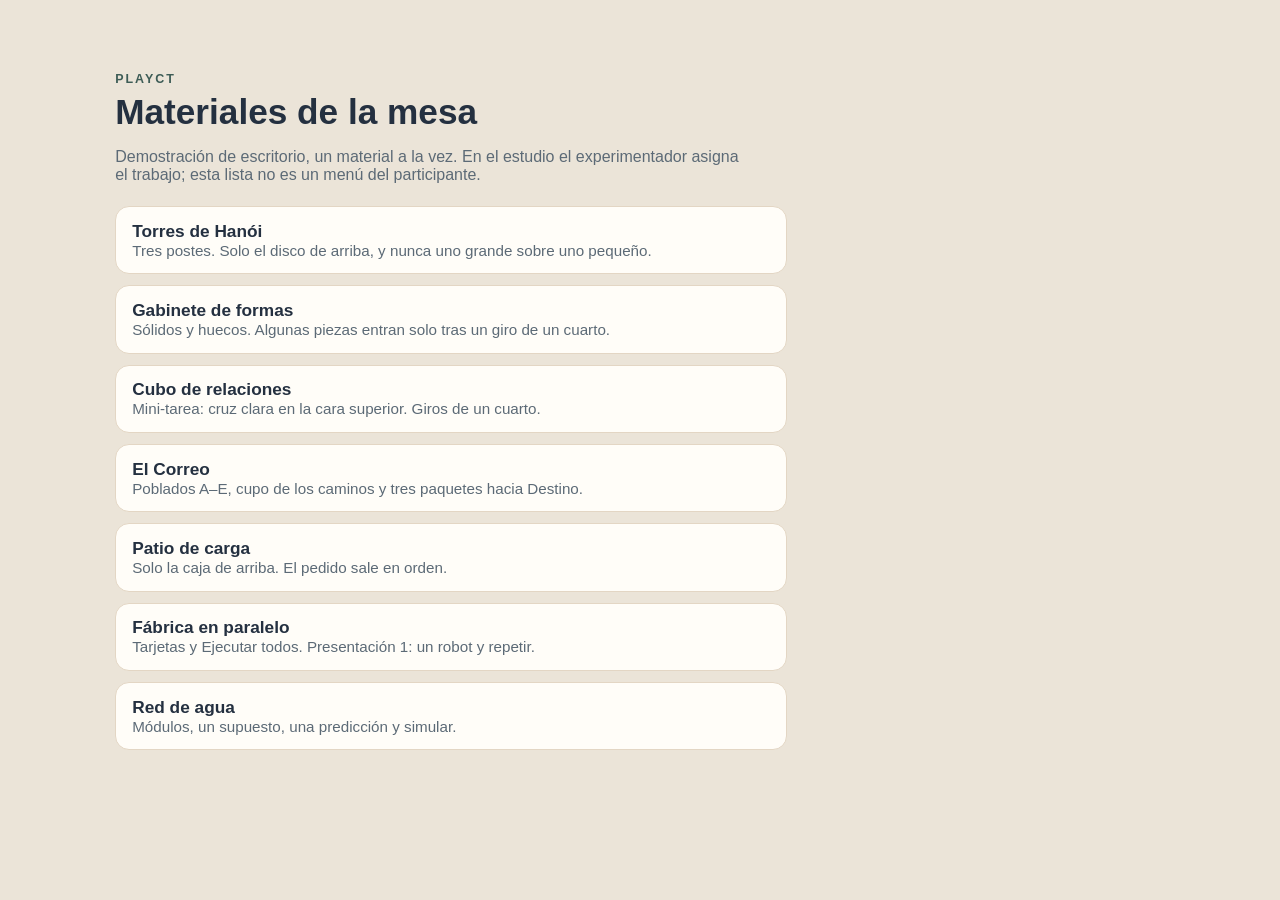
<file: web/juegos/index.html>
<!DOCTYPE html>
<html lang="es">
  <head>
    <meta charset="UTF-8" />
    <meta name="viewport" content="width=device-width, initial-scale=1" />
    <title>PlayCT — Materiales</title>
    <link rel="stylesheet" href="./comun.css" />
  </head>
  <body>
    <main class="indice">
      <p class="marca">PlayCT</p>
      <h1>Materiales de la mesa</h1>
      <p class="lead">Demostración de escritorio, un material a la vez. En el estudio el experimentador asigna el trabajo; esta lista no es un menú del participante.</p>
      <ul>
        <li><a href="../"><strong>Torres de Hanói</strong><span>Tres postes. Solo el disco de arriba, y nunca uno grande sobre uno pequeño.</span></a></li>
        <li><a href="./gabinete/"><strong>Gabinete de formas</strong><span>Sólidos y huecos. Algunas piezas entran solo tras un giro de un cuarto.</span></a></li>
        <li><a href="./cubo/"><strong>Cubo de relaciones</strong><span>Mini-tarea: cruz clara en la cara superior. Giros de un cuarto.</span></a></li>
        <li><a href="./correo/"><strong>El Correo</strong><span>Poblados A–E, cupo de los caminos y tres paquetes hacia Destino.</span></a></li>
        <li><a href="./patio/"><strong>Patio de carga</strong><span>Solo la caja de arriba. El pedido sale en orden.</span></a></li>
        <li><a href="./fabrica/"><strong>Fábrica en paralelo</strong><span>Tarjetas y Ejecutar todos. Presentación 1: un robot y repetir.</span></a></li>
        <li><a href="./red-agua/"><strong>Red de agua</strong><span>Módulos, un supuesto, una predicción y simular.</span></a></li>
      </ul>
    </main>
  </body>
</html>
</file>
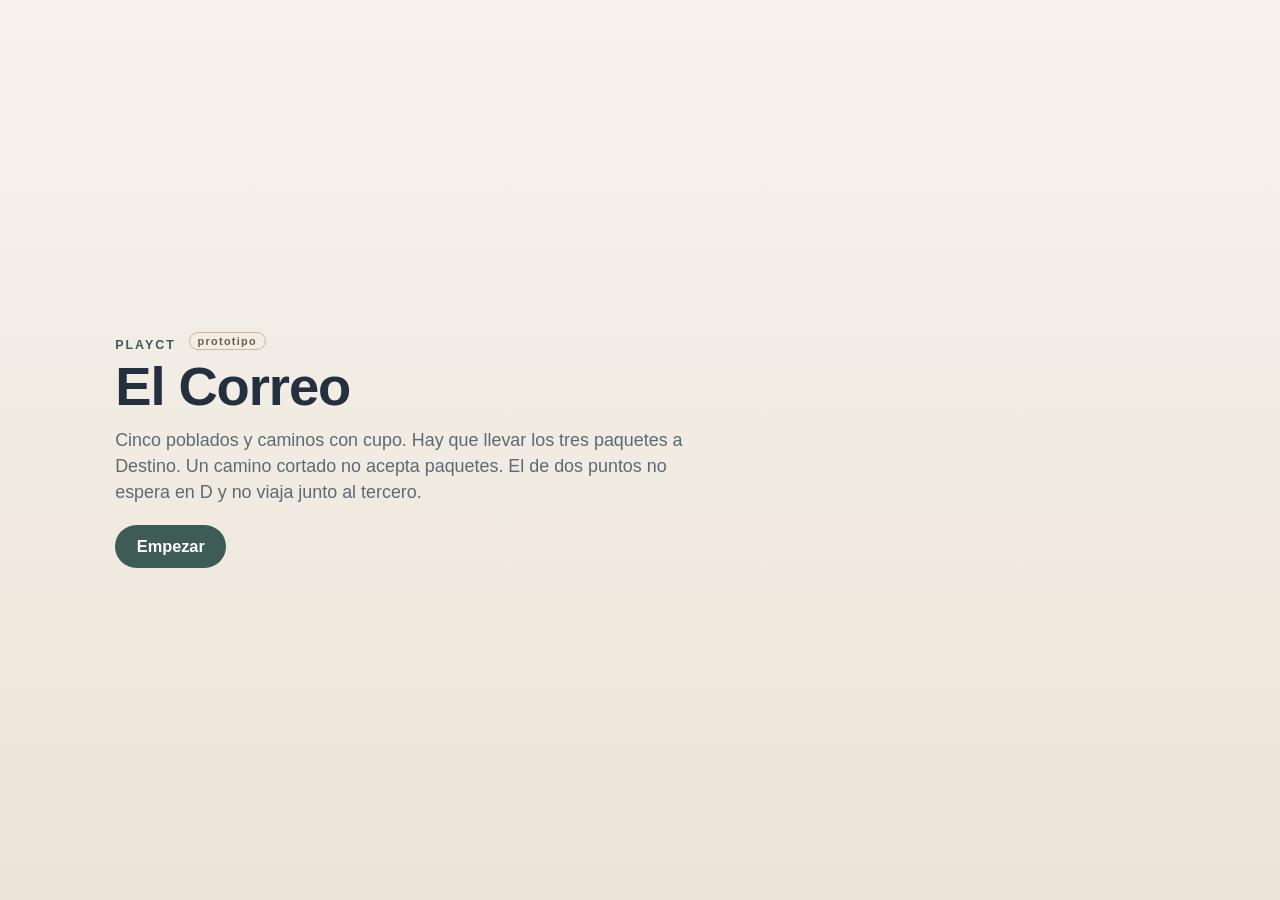
<file: web/juegos/correo/index.html>
<!DOCTYPE html>
<html lang="es">
  <head>
    <meta charset="UTF-8" />
    <meta name="viewport" content="width=device-width, initial-scale=1" />
    <title>PlayCT — El Correo</title>
    <link rel="stylesheet" href="../comun.css" />
  </head>
  <body class="correo">
    <div class="velo" id="velo">
      <p class="marca">PlayCT <span class="chip">prototipo</span></p>
      <h1>El Correo</h1>
      <p class="lead">Cinco poblados y caminos con cupo. Hay que llevar los tres paquetes a Destino. Un camino cortado no acepta paquetes. El de dos puntos no espera en D y no viaja junto al tercero.</p>
      <button type="button" class="empezar" id="empezar">Empezar</button>
    </div>
    <header class="barra">
      <div>
        <p class="marca">PlayCT <span class="chip">prototipo</span></p>
        <h1>El Correo</h1>
        <p class="meta">De A a E · tres paquetes</p>
      </div>
      <p class="regla">Pulse un paquete y luego el poblado vecino. Si el camino no lo admite, el paquete no entra.</p>
    </header>
    <p class="coach" id="coach">Los tres paquetes están en A. Elija uno y un poblado unido por un camino.</p>
    <div class="escena">
      <div class="mesa" id="mesa"></div>
    </div>
    <script type="module" src="./main.js"></script>
  </body>
</html>
</file>
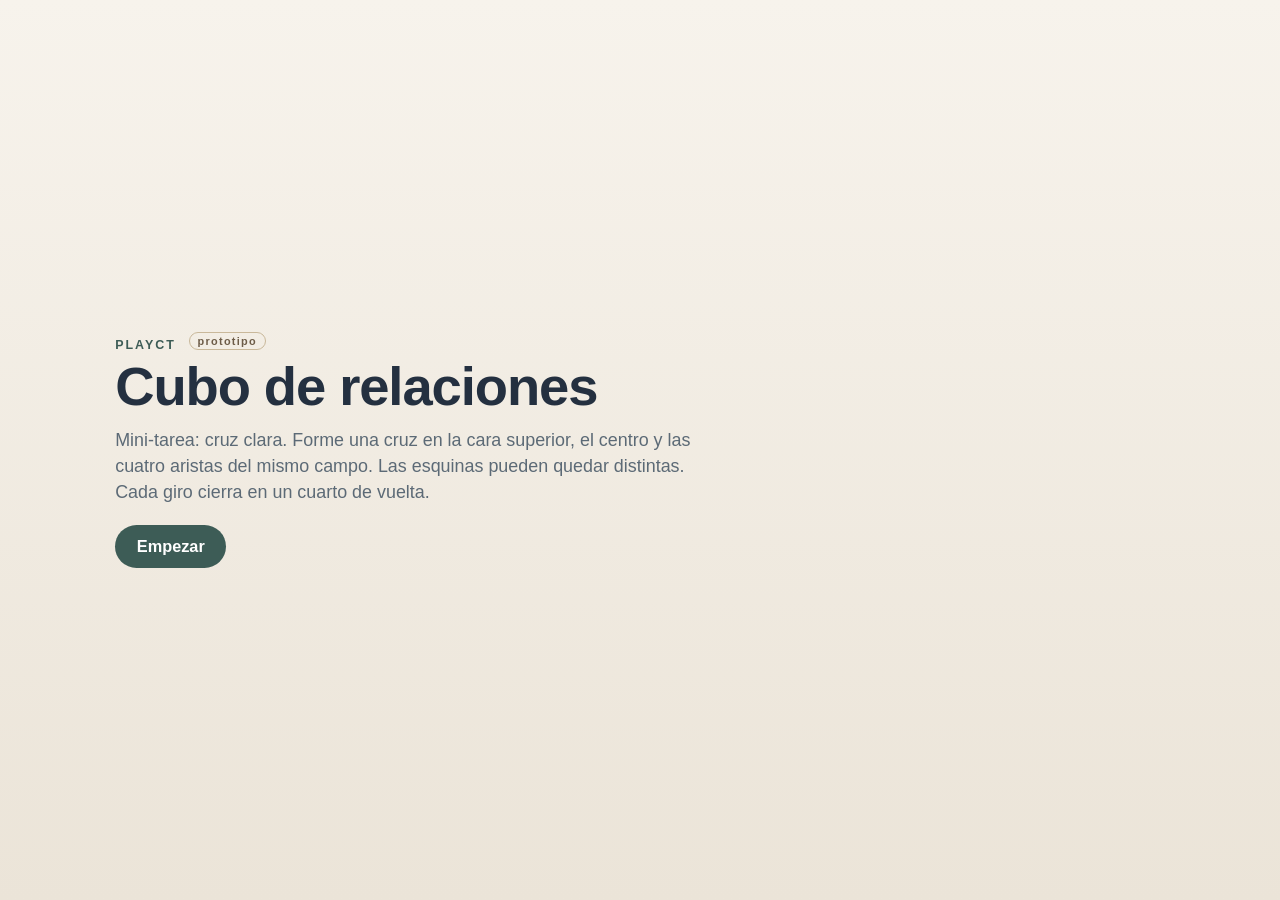
<file: web/juegos/cubo/index.html>
<!DOCTYPE html>
<html lang="es">
  <head>
    <meta charset="UTF-8" />
    <meta name="viewport" content="width=device-width, initial-scale=1" />
    <title>PlayCT — Cubo de relaciones</title>
    <link rel="stylesheet" href="../comun.css" />
  </head>
  <body class="cubo">
    <div class="velo" id="velo">
      <p class="marca">PlayCT <span class="chip">prototipo</span></p>
      <h1>Cubo de relaciones</h1>
      <p class="lead">Mini-tarea: cruz clara. Forme una cruz en la cara superior, el centro y las cuatro aristas del mismo campo. Las esquinas pueden quedar distintas. Cada giro cierra en un cuarto de vuelta.</p>
      <button type="button" class="empezar" id="empezar">Empezar</button>
    </div>
    <header class="barra">
      <div>
        <p class="marca">PlayCT <span class="chip">prototipo</span></p>
        <h1>Cubo de relaciones</h1>
        <p class="meta">Mini-tarea 1 · cruz clara</p>
      </div>
      <p class="regla">Un gesto corto no gira la cara: vuelve. Solo queda un cuarto de vuelta, en un sentido o en el otro.</p>
    </header>
    <p class="coach" id="coach">La cruz todavía no está. Gire una cara un cuarto de vuelta.</p>
    <div class="escena">
      <div class="mesa" id="mesa"></div>
    </div>
    <script type="module" src="./main.js"></script>
  </body>
</html>
</file>
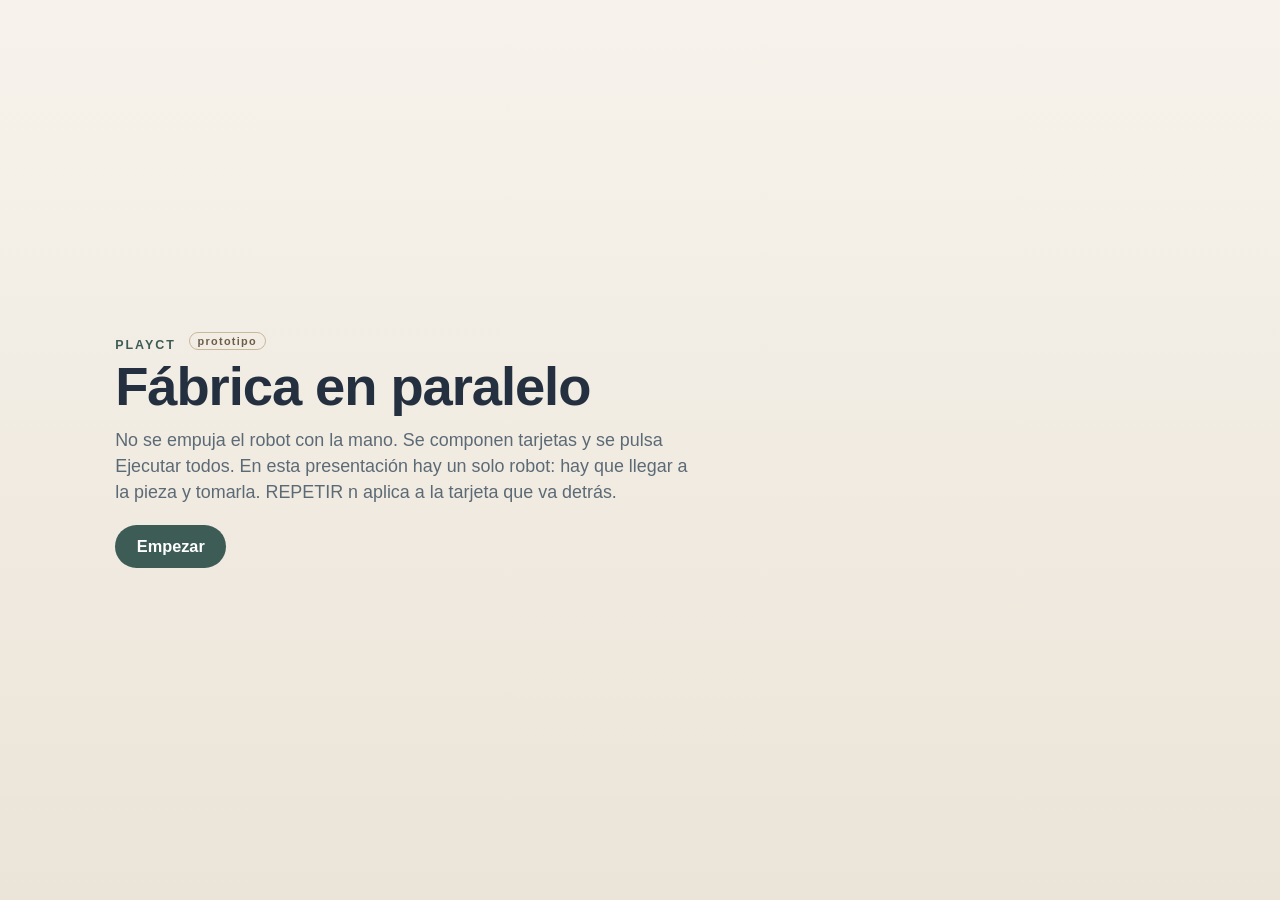
<file: web/juegos/fabrica/index.html>
<!DOCTYPE html>
<html lang="es">
  <head>
    <meta charset="UTF-8" />
    <meta name="viewport" content="width=device-width, initial-scale=1" />
    <title>PlayCT — Fábrica en paralelo</title>
    <link rel="stylesheet" href="../comun.css" />
  </head>
  <body class="fabrica">
    <div class="velo" id="velo">
      <p class="marca">PlayCT <span class="chip">prototipo</span></p>
      <h1>Fábrica en paralelo</h1>
      <p class="lead">No se empuja el robot con la mano. Se componen tarjetas y se pulsa Ejecutar todos. En esta presentación hay un solo robot: hay que llegar a la pieza y tomarla. REPETIR n aplica a la tarjeta que va detrás.</p>
      <button type="button" class="empezar" id="empezar">Empezar</button>
    </div>
    <header class="barra">
      <div>
        <p class="marca">PlayCT <span class="chip">prototipo</span></p>
        <h1>Fábrica en paralelo</h1>
        <p class="meta">Presentación 1 de 5 · un robot</p>
      </div>
      <p class="regla">Avanzar, girar, tomar, soltar, repetir. Si la mano cierra en el aire, no hay pieza.</p>
    </header>
    <p class="coach" id="coach">La pieza está al fondo del pasillo. Componga las tarjetas y ejecute.</p>
    <div class="escena">
      <div class="mesa" id="mesa"></div>
    </div>
    <script type="module" src="./main.js"></script>
  </body>
</html>
</file>
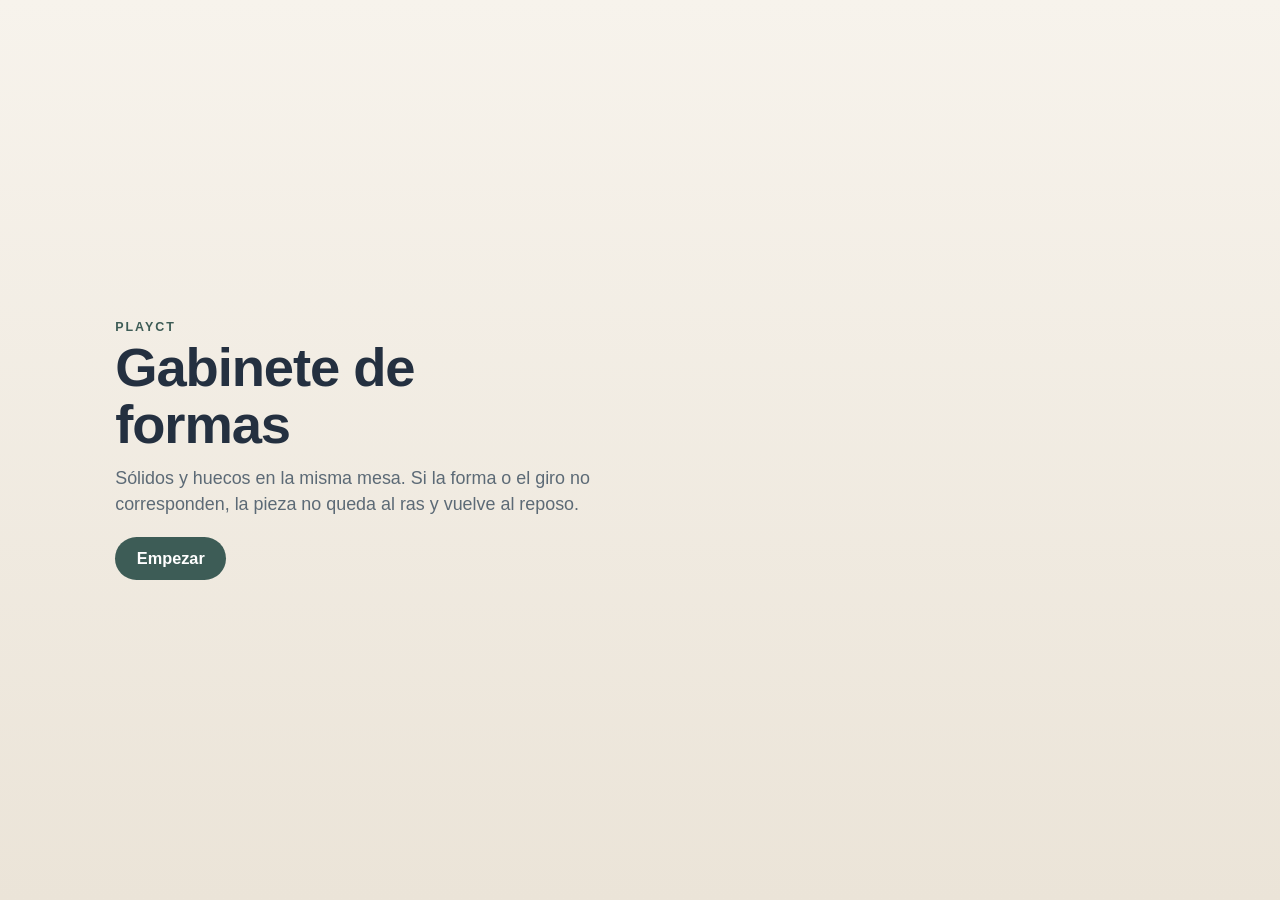
<file: web/juegos/gabinete/index.html>
<!DOCTYPE html>
<html lang="es">
  <head>
    <meta charset="UTF-8" />
    <meta name="viewport" content="width=device-width, initial-scale=1" />
    <title>PlayCT — Gabinete de formas</title>
    <link rel="stylesheet" href="../comun.css" />
  </head>
  <body class="gabinete">
    <div class="velo" id="velo">
      <p class="marca">PlayCT</p>
      <h1>Gabinete de formas</h1>
      <p class="lead">Sólidos y huecos en la misma mesa. Si la forma o el giro no corresponden, la pieza no queda al ras y vuelve al reposo.</p>
      <button type="button" class="empezar" id="empezar">Empezar</button>
    </div>
    <header class="barra">
      <div>
        <p class="marca">PlayCT</p>
        <h1>Gabinete de formas</h1>
        <p class="meta">Presentación 1 de 3 · cuatro formas</p>
      </div>
      <p class="regla">Tome la pieza y suéltela en su hueco. Algunas solo entran tras un giro de un cuarto.</p>
    </header>
    <p class="coach" id="coach">Tome una pieza y acérquela al hueco de la misma forma.</p>
    <div class="escena">
      <div class="mesa" id="mesa"></div>
    </div>
    <script type="module" src="./main.js"></script>
  </body>
</html>
</file>
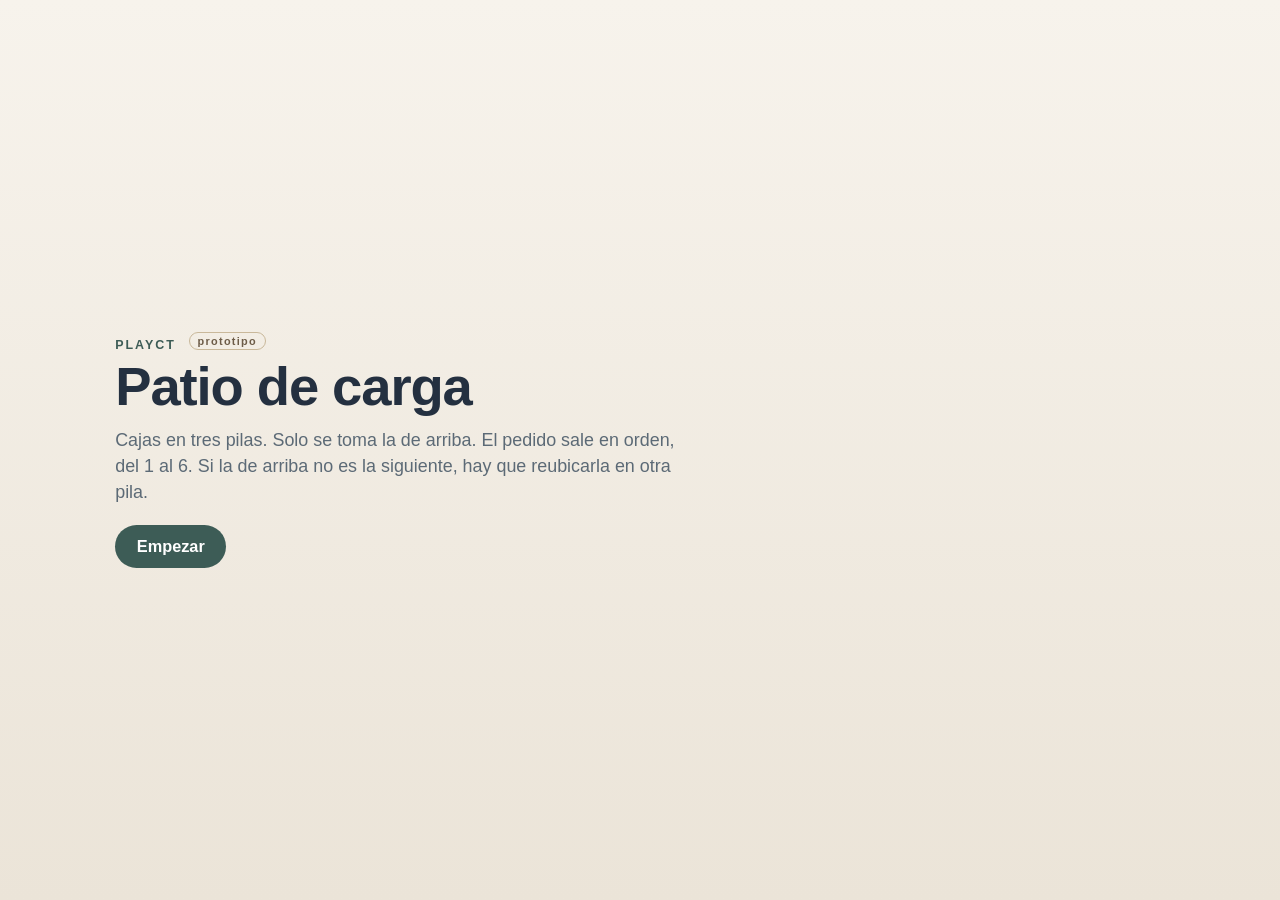
<file: web/juegos/patio/index.html>
<!DOCTYPE html>
<html lang="es">
  <head>
    <meta charset="UTF-8" />
    <meta name="viewport" content="width=device-width, initial-scale=1" />
    <title>PlayCT — Patio de carga</title>
    <link rel="stylesheet" href="../comun.css" />
  </head>
  <body class="patio">
    <div class="velo" id="velo">
      <p class="marca">PlayCT <span class="chip">prototipo</span></p>
      <h1>Patio de carga</h1>
      <p class="lead">Cajas en tres pilas. Solo se toma la de arriba. El pedido sale en orden, del 1 al 6. Si la de arriba no es la siguiente, hay que reubicarla en otra pila.</p>
      <button type="button" class="empezar" id="empezar">Empezar</button>
    </div>
    <header class="barra">
      <div>
        <p class="marca">PlayCT <span class="chip">prototipo</span></p>
        <h1>Patio de carga</h1>
        <p class="meta">Presentación 1 · tres pilas, seis cajas</p>
      </div>
      <p class="regla">Una caja enterrada no sale. El pedido solo acepta la siguiente.</p>
    </header>
    <p class="coach" id="coach">La siguiente del pedido es la 1. Solo puede tomar la caja de arriba de cada pila.</p>
    <div class="escena">
      <div class="mesa" id="mesa"></div>
    </div>
    <script type="module" src="./main.js"></script>
  </body>
</html>
</file>
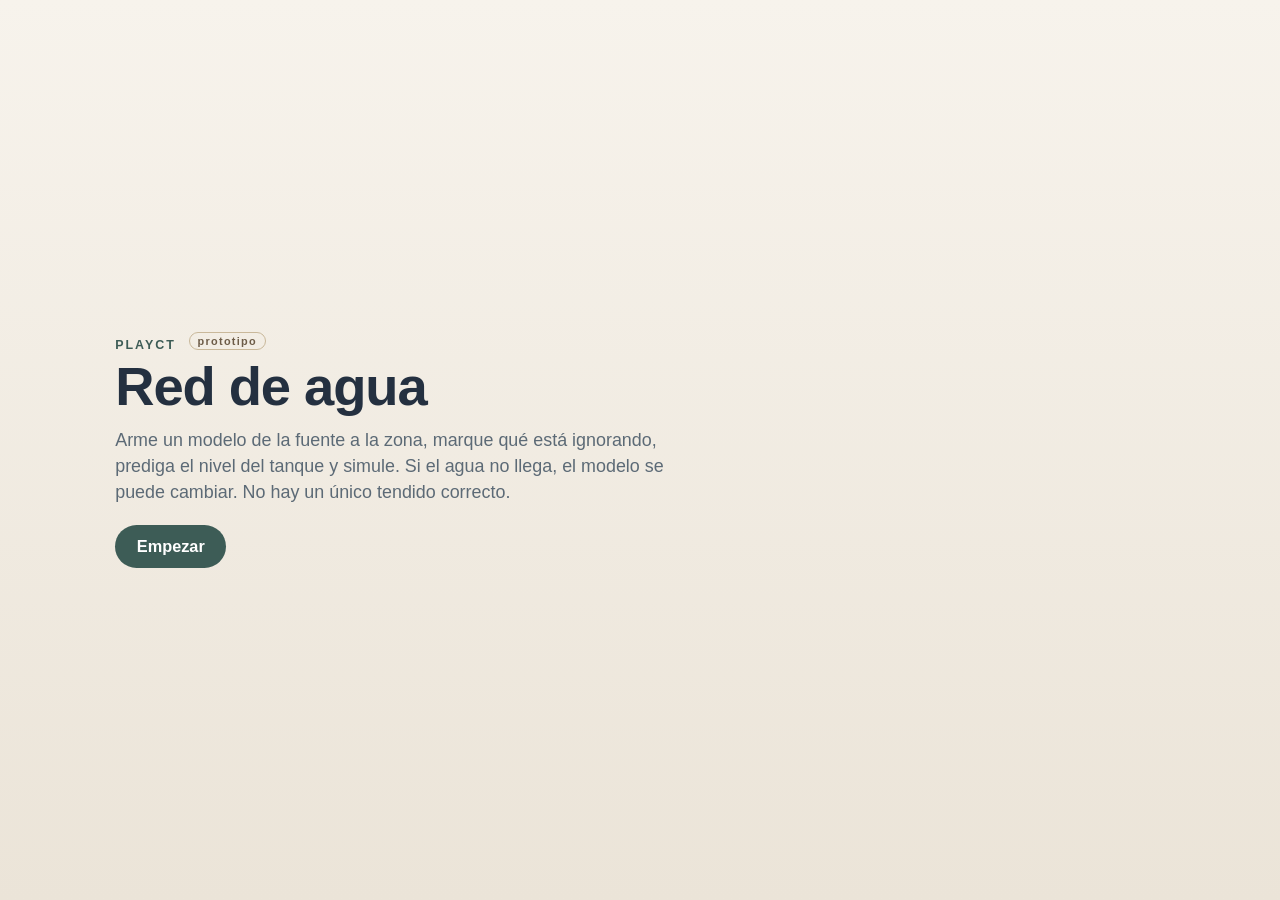
<file: web/juegos/red-agua/index.html>
<!DOCTYPE html>
<html lang="es">
  <head>
    <meta charset="UTF-8" />
    <meta name="viewport" content="width=device-width, initial-scale=1" />
    <title>PlayCT — Red de agua</title>
    <link rel="stylesheet" href="../comun.css" />
  </head>
  <body class="red">
    <div class="velo" id="velo">
      <p class="marca">PlayCT <span class="chip">prototipo</span></p>
      <h1>Red de agua</h1>
      <p class="lead">Arme un modelo de la fuente a la zona, marque qué está ignorando, prediga el nivel del tanque y simule. Si el agua no llega, el modelo se puede cambiar. No hay un único tendido correcto.</p>
      <button type="button" class="empezar" id="empezar">Empezar</button>
    </div>
    <header class="barra">
      <div>
        <p class="marca">PlayCT <span class="chip">prototipo</span></p>
        <h1>Red de agua</h1>
        <p class="meta">Demanda estable · prototipo de un escenario</p>
      </div>
      <p class="regla">Fuente, bomba, tubería, tanque, válvula y zona. El sensor puede quedar fuera.</p>
    </header>
    <p class="coach" id="coach">Coloque los módulos en el tramo. El agua va de izquierda a derecha.</p>
    <div class="escena">
      <div class="mesa" id="mesa"></div>
    </div>
    <script type="module" src="./main.js"></script>
  </body>
</html>
</file>
<file: web/juegos/comun.css>
:root {
  --ink: #243040;
  --muted: #5c6a76;
  --paper: #f3eee6;
  --card: #fffdf8;
  --line: #e3d6c4;
  --accent: #3d5c56;
  --sage: #3d8a6e;
  --clay: #a86b45;
  --oak: #e4cba6;
  --oak-deep: #8d6a43;
}

* { box-sizing: border-box; }

html, body {
  margin: 0;
  height: 100%;
  overflow: hidden;
  background: #ebe4d8;
  color: var(--ink);
  font-family: "Liberation Sans", "Nimbus Sans", "DejaVu Sans", sans-serif;
}

button, input { font: inherit; color: inherit; }

[hidden] { display: none !important; }

.velo {
  position: fixed;
  inset: 0;
  z-index: 6;
  display: flex;
  flex-direction: column;
  justify-content: center;
  align-items: flex-start;
  padding: 8vh 9vw;
  background: linear-gradient(180deg, #f7f3ec 0%, #ebe4d8 100%);
}

.marca {
  margin: 0 0 0.35rem;
  letter-spacing: 0.16em;
  text-transform: uppercase;
  font-size: 0.78rem;
  font-weight: 700;
  color: var(--accent);
}

.velo h1 {
  margin: 0 0 0.8rem;
  font-size: clamp(2.1rem, 5vw, 3.4rem);
  font-weight: 650;
  letter-spacing: -0.02em;
  line-height: 1.05;
  max-width: 16ch;
}

.velo .lead {
  margin: 0 0 1.2rem;
  max-width: 36rem;
  color: var(--muted);
  font-size: 1.12rem;
  line-height: 1.45;
}

.chip {
  display: inline-block;
  margin-left: 0.45rem;
  padding: 0.12rem 0.5rem;
  border: 1px solid #c9b89a;
  border-radius: 999px;
  letter-spacing: 0.12em;
  font-size: 0.68rem;
  font-weight: 700;
  text-transform: lowercase;
  color: #6d5c48;
  vertical-align: 0.35em;
}

.empezar, .accion {
  appearance: none;
  border: 0;
  background: var(--accent);
  color: #fff;
  padding: 0.75rem 1.35rem;
  font-size: 1.02rem;
  font-weight: 700;
  border-radius: 999px;
  cursor: pointer;
}

.empezar:hover, .accion:hover { filter: brightness(1.06); }

.accion.secundaria, .ghost {
  background: transparent;
  color: var(--accent);
  border: 1px solid #c9d5cf;
}

.accion:disabled, .ghost:disabled {
  opacity: 0.45;
  cursor: default;
}

.barra {
  display: flex;
  justify-content: space-between;
  align-items: flex-end;
  gap: 1rem;
  padding: 0.85rem 1.3rem 0.35rem;
}

.barra h1 {
  margin: 0.1rem 0 0;
  font-size: 1.65rem;
  line-height: 1.1;
  font-weight: 650;
}

.meta {
  margin: 0.2rem 0 0;
  color: var(--muted);
  font-size: 0.95rem;
}

.regla {
  margin: 0;
  max-width: 28rem;
  text-align: right;
  color: var(--muted);
  font-size: 0.95rem;
  line-height: 1.35;
}

.coach {
  margin: 0 1.3rem 0.75rem;
  padding: 0.55rem 0.9rem;
  background: var(--card);
  border: 1px solid var(--line);
  border-radius: 12px;
  font-size: 1.02rem;
}

.coach.warn { background: #fff8f1; border-color: #e4c8ae; }
.coach.ok { background: #f3faf6; border-color: #b7dccb; }

body.gabinete,
body.cubo,
body.correo,
body.patio,
body.fabrica,
body.red {
  display: flex;
  flex-direction: column;
}

.escena {
  flex: 1;
  min-height: 0;
  margin: 0 1.3rem 1rem;
  display: grid;
}

.mesa {
  height: 100%;
  overflow: auto;
  background:
    linear-gradient(180deg, rgba(255, 255, 255, 0.28), transparent 28%),
    repeating-linear-gradient(90deg, #e8d0ad 0 18px, #e0c49a 18px 19px);
  border: 1px solid #c6aa7e;
  border-radius: 18px;
  box-shadow: inset 0 1px 0 rgba(255, 255, 255, 0.45);
  min-height: 0;
}

.listo {
  margin: 0.6rem 0 0;
  padding: 0.55rem 0.8rem;
  background: #f7f1e6;
  border: 1px solid #d9cbb6;
  border-radius: 12px;
  font-weight: 650;
}

.rebote { animation: vuelve 0.42s ease; }

@keyframes vuelve {
  0% { transform: translateY(-10px) rotate(-2deg); }
  45% { transform: translateY(0) rotate(2deg); }
  100% { transform: none; }
}

.indice {
  height: 100%;
  overflow: auto;
  padding: 8vh 9vw 4rem;
}

.indice h1 { font-size: 2.2rem; margin: 0 0 0.4rem; }
.indice .lead { max-width: 40rem; color: var(--muted); }
.indice ul { list-style: none; padding: 0; margin: 1.4rem 0 0; display: grid; gap: 0.7rem; max-width: 42rem; }
.indice a {
  display: block;
  background: var(--card);
  border: 1px solid var(--line);
  border-radius: 14px;
  padding: 0.85rem 1rem;
  text-decoration: none;
  color: inherit;
}
.indice a strong { display: block; font-size: 1.08rem; }
.indice a span { color: var(--muted); font-size: 0.95rem; }
.indice a:hover { border-color: #b7c9c2; }

/* Gabinete */
.bandeja, .tablero {
  background: rgba(255, 253, 248, 0.72);
  border-radius: 14px;
  margin: 0.8rem;
  padding: 0.8rem;
}
.tablero { margin-left: 0; }
.etiq {
  margin: 0 0 0.6rem;
  letter-spacing: 0.08em;
  text-transform: uppercase;
  font-size: 0.75rem;
  color: var(--oak-deep);
}
.piezas, .huecos { display: grid; grid-template-columns: 1fr 1fr; gap: 0.7rem; }
.ficha, .hueco {
  appearance: none;
  border: 1px solid transparent;
  background: transparent;
  padding: 0.35rem;
  border-radius: 12px;
  cursor: pointer;
  min-height: 7.2rem;
}
.ficha { background: rgba(255, 255, 255, 0.45); }
.ficha.sel { outline: 2px solid var(--accent); }
.ficha small, .hueco small {
  display: block;
  margin-top: 0.25rem;
  color: var(--muted);
  font-size: 0.82rem;
}
.hueco {
  background: rgba(90, 62, 36, 0.08);
  box-shadow: inset 0 2px 6px rgba(80, 50, 20, 0.12);
}
.hueco.lleno { cursor: default; background: rgba(255, 255, 255, 0.35); }
.forma {
  width: 72px;
  height: 72px;
  margin: 0 auto;
  background: #c9a36b;
  box-shadow: inset 0 -7px 0 rgba(80, 48, 16, 0.12);
}
.forma.cilindro { border-radius: 50%; background: #d7b07a; }
.forma.prisma { width: 42px; height: 78px; border-radius: 4px; background: #b98356; }
.forma.cuna {
  background: #a86b45;
  clip-path: polygon(50% 8%, 94% 90%, 6% 90%);
}
.forma.hexagono {
  background: #8d9a78;
  clip-path: polygon(25% 6%, 75% 6%, 100% 50%, 75% 94%, 25% 94%, 0 50%);
}
.silueta {
  background: transparent !important;
  box-shadow: none;
  border: 2px dashed #8d6a43;
}
.silueta.cilindro { border-radius: 50%; }
.forma-caja { height: 78px; display: grid; place-items: center; }
#girar { margin-top: 0.8rem; width: 100%; }

/* Cubo */
.caras { display: flex; gap: 1rem; justify-content: center; align-items: flex-end; padding: 1rem; }
.cara { text-align: center; }
.cara p { margin: 0.35rem 0 0; font-size: 0.85rem; letter-spacing: 0.06em; text-transform: uppercase; color: var(--oak-deep); }
.grilla {
  display: grid;
  grid-template-columns: repeat(3, 1fr);
  gap: 4px;
  padding: 6px;
  background: #4a3b2e;
  border-radius: 8px;
  touch-action: none;
}
.grilla.grande { width: 210px; height: 210px; }
.grilla.chica { width: 132px; height: 132px; }
.casilla { border-radius: 4px; box-shadow: inset 0 0 0 1px rgba(0, 0, 0, 0.15); }
.gesto-corto { animation: media 0.35s ease; }
@keyframes media {
  0% { transform: rotate(0deg); }
  40% { transform: rotate(14deg); }
  100% { transform: rotate(0deg); }
}
.giros { display: grid; gap: 0.45rem; align-content: center; padding-right: 0.4rem; }
.giros button { width: 100%; text-align: left; background: var(--card); border: 1px solid var(--line); border-radius: 10px; padding: 0.55rem 0.7rem; cursor: pointer; }
.giros button:hover { border-color: #b7c9c2; }

/* Correo */
.plano { position: relative; height: 100%; min-height: 0; }
.plano svg { position: absolute; inset: 0; width: 100%; height: 100%; }
.poblado {
  position: absolute;
  transform: translate(-50%, -50%);
  min-width: 5.6rem;
  padding: 0.35rem 0.4rem 0.5rem;
  border-radius: 10px;
  border: 1px solid #b8926a;
  background: #f3e2c8;
  text-align: center;
}
.poblado button {
  appearance: none;
  border: 0;
  background: transparent;
  cursor: pointer;
  padding: 0;
}
.poblado strong { display: block; font-size: 0.95rem; }
.via-etiq {
  position: absolute;
  transform: translate(-50%, -50%);
  background: rgba(247, 241, 230, 0.94);
  border-radius: 6px;
  padding: 0.05rem 0.35rem;
  font-size: 0.78rem;
  color: #5c4a38;
}
.via-etiq.cortado { color: #a86b45; }
.paquetes { display: flex; gap: 0.25rem; justify-content: center; min-height: 1.7rem; margin-top: 0.25rem; }
.paq {
  width: 1.55rem;
  height: 1.55rem;
  border-radius: 4px;
  border: 1px solid #8d6a43;
  background: #f7f1e6;
  cursor: pointer;
  font-size: 0.68rem;
  font-weight: 700;
}
.paq.sel { outline: 2px solid var(--accent); background: #fff; }
.paq.alta { background: #f0d3bf; }
.camino-label {
  font-size: 13px;
  fill: #5c4a38;
  font-family: inherit;
}

/* Patio */
.patio .mesa { display: flex; gap: 1rem; align-items: flex-end; justify-content: center; padding: 1rem 1rem 1.2rem; }
.pila, .pedido {
  width: 7.2rem;
  min-height: 100%;
  display: flex;
  flex-direction: column;
  justify-content: flex-end;
  align-items: center;
  gap: 0.35rem;
}
.base {
  width: 100%;
  text-align: center;
  padding: 0.45rem 0.2rem;
  border-radius: 8px;
  background: rgba(255, 253, 248, 0.7);
  border: 1px dashed #b8926a;
  cursor: pointer;
}
.caja {
  width: 4.6rem;
  height: 2.5rem;
  border: 0;
  border-radius: 6px;
  background: #c9a36b;
  box-shadow: inset 0 -4px 0 rgba(80, 48, 16, 0.15);
  font-weight: 700;
  font-size: 1.15rem;
  cursor: pointer;
}
.caja.tope { background: #e0c08a; }
.caja.sel { outline: 2px solid var(--accent); transform: translateY(-6px); }
.pedido {
  background: rgba(255, 253, 248, 0.55);
  border-radius: 12px;
  padding: 0.6rem;
  justify-content: flex-start;
}
.pedido .salida { display: flex; flex-wrap: wrap; gap: 0.3rem; justify-content: center; min-height: 4rem; }
.pedido .caja { width: 2.3rem; height: 2.3rem; cursor: default; background: #8d9a78; color: #fff; }

/* Fábrica */
.fabrica .mesa {
  display: flex;
  flex-direction: column;
  justify-content: space-evenly;
  gap: 0.6rem;
  padding: 0.8rem 1rem 1rem;
}
.via { display: flex; gap: 0.45rem; justify-content: center; padding: 0.9rem; }
.celda {
  width: 4.6rem;
  height: 4.6rem;
  border-radius: 10px;
  background: rgba(255, 253, 248, 0.65);
  border: 1px solid #d9c4a4;
  display: grid;
  place-items: center;
  position: relative;
}
.robot {
  width: 0;
  height: 0;
  border-left: 12px solid transparent;
  border-right: 12px solid transparent;
  border-bottom: 26px solid var(--accent);
}
.robot.carga { filter: drop-shadow(0 0 0 #c47a62); }
.robot.carga::after { content: ""; }
.pieza-fab {
  width: 1.4rem;
  height: 1.4rem;
  background: #c47a62;
  border-radius: 3px;
  box-shadow: inset 0 -3px 0 rgba(0, 0, 0, 0.12);
}
.carga-marca {
  position: absolute;
  width: 0.7rem;
  height: 0.7rem;
  background: #c47a62;
  border-radius: 2px;
  bottom: 0.45rem;
}
.programa, .tarjetas { display: flex; flex-wrap: wrap; gap: 0.4rem; align-items: center; padding: 0 0.2rem; }
.tarjeta, .prog {
  border: 1px solid #d7c7b0;
  background: #f7f1e6;
  border-radius: 8px;
  padding: 0.45rem 0.6rem;
  cursor: pointer;
}
.prog { background: #fff; }
.nidos { display: flex; gap: 0.3rem; }
.nidos button { min-width: 2.2rem; }

/* Red de agua */
.red .mesa {
  display: flex;
  flex-direction: column;
  justify-content: space-evenly;
  gap: 0.55rem;
  padding: 0.7rem 1rem 1rem;
}
.tramo { display: flex; gap: 0.4rem; justify-content: center; align-items: center; padding: 0.6rem; }
.ranura {
  width: 6.4rem;
  height: 4.4rem;
  border-radius: 10px;
  border: 1px dashed #b8926a;
  background: rgba(255, 253, 248, 0.7);
  cursor: pointer;
}
.ranura.llena { border-style: solid; background: #f3e2c8; font-weight: 700; }
.flecha { color: var(--oak-deep); font-size: 1.2rem; }
.modulos, .supuestos, .prediccion { display: flex; flex-wrap: wrap; gap: 0.4rem; justify-content: center; }
.modulo, .supuesto, .nivel {
  border: 1px solid #d7c7b0;
  background: #fffdf8;
  border-radius: 999px;
  padding: 0.4rem 0.75rem;
  cursor: pointer;
}
.modulo.sel, .supuesto.on, .nivel.on { outline: 2px solid var(--accent); background: #f3faf6; }
.controles { display: flex; gap: 0.5rem; justify-content: center; align-items: center; flex-wrap: wrap; }
.resultado { text-align: center; color: var(--ink); min-height: 1.4rem; }

@media (max-width: 900px) {
  .regla { display: none; }
  .gabinete .escena, .cubo .escena { grid-template-columns: 1fr; overflow: auto; }
  .barra h1 { font-size: 1.25rem; }
}
</file>
